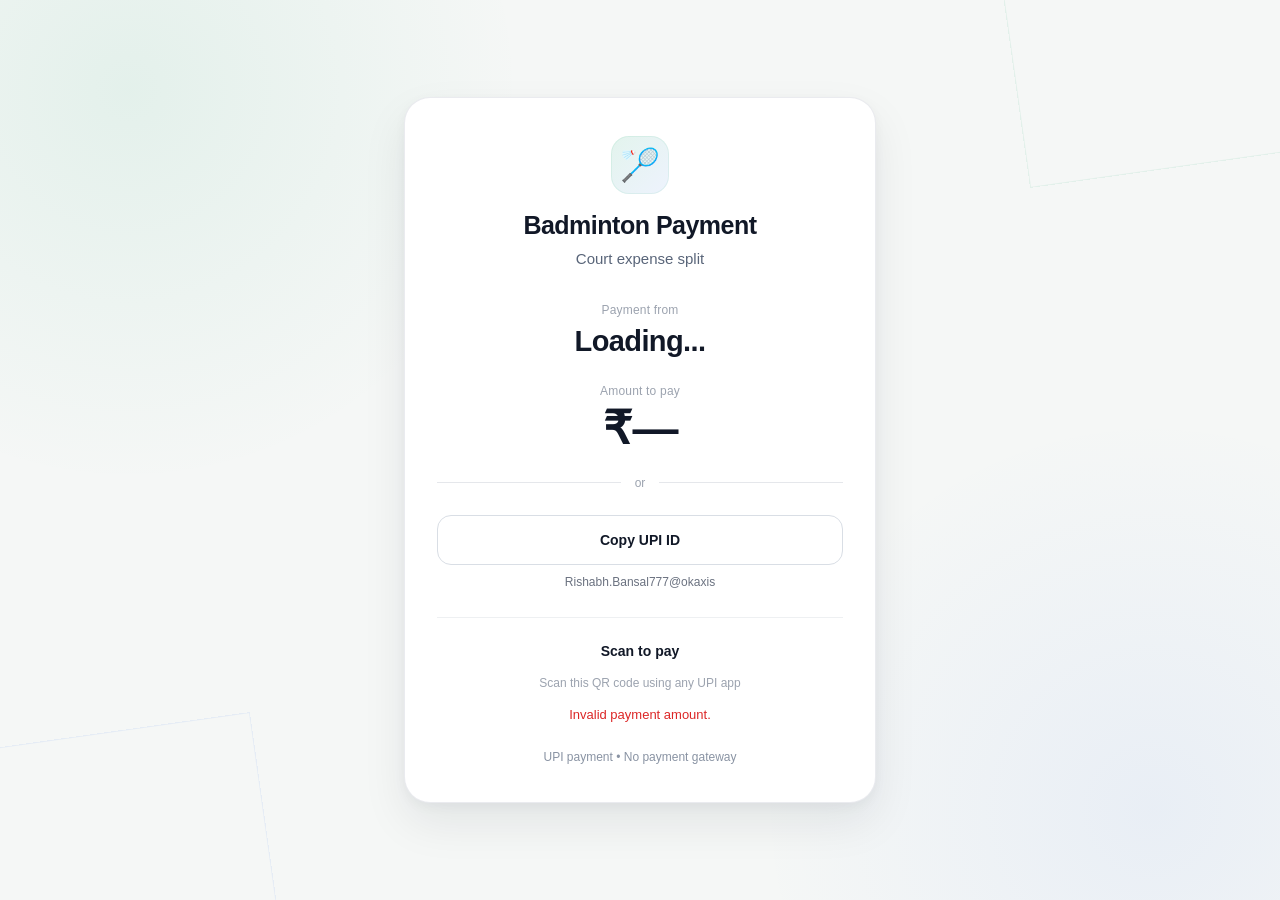
<file: index.html>
<!DOCTYPE html>
<html lang="en">
<head>
    <meta charset="UTF-8">
    <meta
        name="viewport"
        content="width=device-width, initial-scale=1.0"
    >

    <title>Badminton Payment</title>

    <link rel="stylesheet" href="style.css">
</head>

<body>

    <main class="container">

        <div class="payment-card">

            <div class="logo">
                🏸
            </div>

            <h1>Badminton Payment</h1>

            <p class="subtitle">
                Court expense split
            </p>

            <div class="player-section">

                <p class="label">Payment from</p>

                <h2 id="playerName">Loading...</h2>

            </div>

            <div class="amount-section">

                <p class="label">Amount to pay</p>

                <div class="amount">
                    ₹<span id="amount">0</span>
                </div>

            </div>

            <a
                id="payButton"
                class="pay-button"
                href="#"
            >
                Pay via UPI
            </a>

            <!-- iOS payment options -->

<div
    id="iosPaymentOptions"
    class="ios-payment-options"
>

    <p class="ios-payment-title">
        Choose payment app
    </p>

    <a
        id="googlePayButton"
        class="secondary-button ios-pay-button"
        href="#"
    >
        Google Pay
    </a>

    <a
        id="phonePeButton"
        class="secondary-button ios-pay-button"
        href="#"
    >
        PhonePe
    </a>

    <a
        id="paytmButton"
        class="secondary-button ios-pay-button"
        href="#"
    >
        Paytm
    </a>

</div>

            <div class="divider">
                <span>or</span>
            </div>

            <button
                id="copyButton"
                class="secondary-button"
            >
                Copy UPI ID
            </button>

            <div class="upi-id" id="upiId">
                Rishabh.Bansal777@okaxis
            </div>

            <div class="qr-section">

                <p class="qr-title">
                    Scan to pay
                </p>

                <img
                    id="qrCode"
                    class="qr-code"
                    alt="UPI QR Code"
                >

                <p class="qr-help">
                    Scan this QR code using any UPI app
                </p>

            </div>

            <div
                id="message"
                class="message"
            ></div>

            <p class="footer">
                UPI payment • No payment gateway
            </p>

        </div>

    </main>

    <script src="script.js"></script>

</body>
</html>
</file>
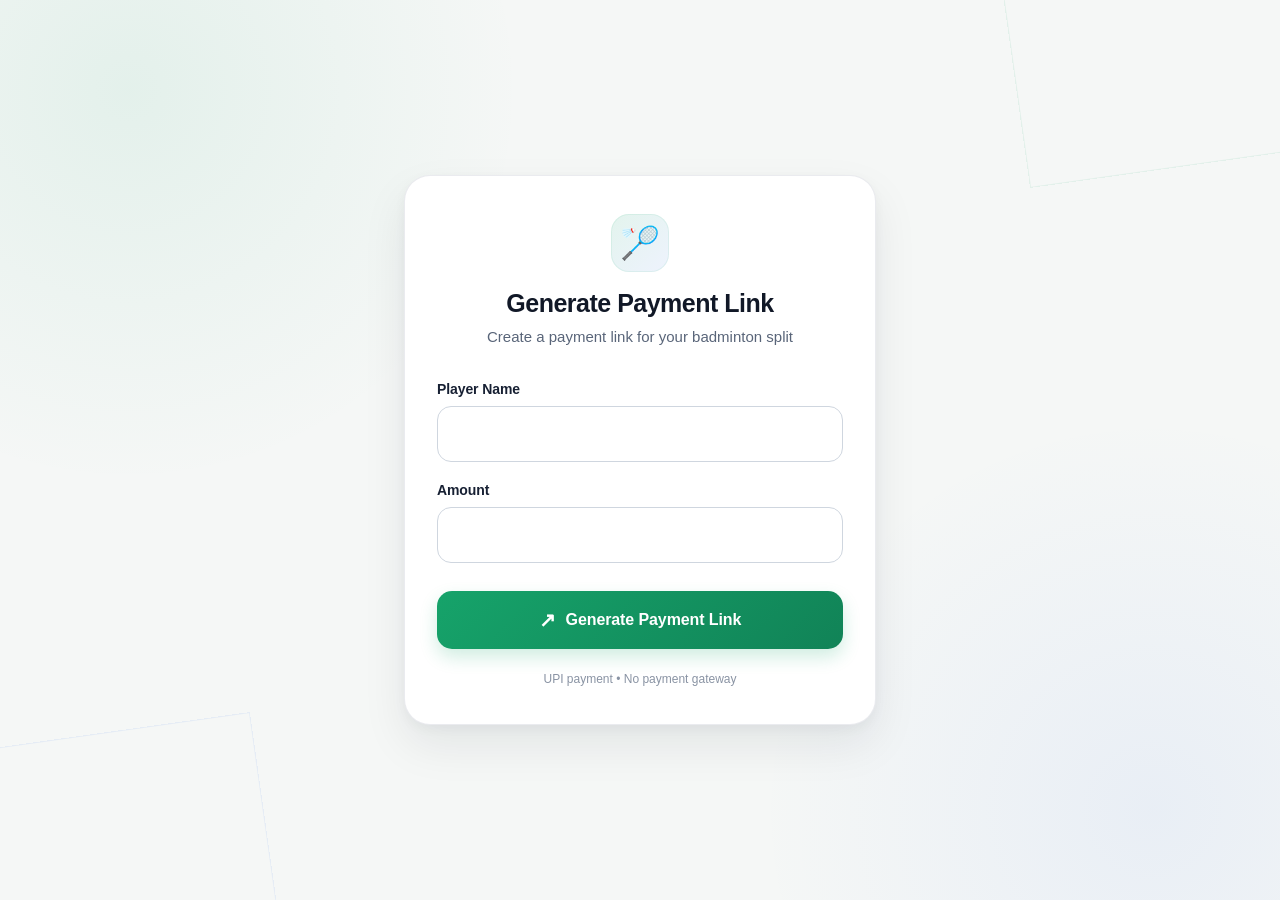
<file: generator.html>
<!DOCTYPE html>
<html lang="en">
<head>
    <meta charset="UTF-8">

    <meta
        name="viewport"
        content="width=device-width, initial-scale=1.0"
    >

    <title>Generate Payment Link</title>

    <link rel="stylesheet" href="style.css">
</head>

<body>

    <main class="container">

        <div class="payment-card">

            <div class="logo">
                🏸
            </div>

            <h1>Generate Payment Link</h1>

            <p class="subtitle">
                Create a payment link for your badminton split
            </p>

            <div class="form-section">

                <label for="playerName">
                    Player Name
                </label>

                <input
    type="text"
    id="playerName"
    autocomplete="off"
>

                <label for="amount">
                    Amount
                </label>

                <input
    type="number"
    id="amount"
    min="1"
    step="0.01"
>

               <button
    id="generateButton"
    class="pay-button"
>
    <span class="button-icon">↗</span>
    <span>Generate Payment Link</span>
</button>

            </div>

            <div
                id="result"
                class="result"
            >

                <p class="label">
                    Payment Link
                </p>

                <div
                    id="generatedLink"
                    class="generated-link"
                ></div>

               <button
    id="copyLinkButton"
    class="secondary-button"
>
    <span class="button-icon">▣</span>
    <span>Copy Payment Link</span>
</button>

                <a
    id="openLinkButton"
    class="secondary-button open-button"
    href="#"
    target="_blank"
>
    <span class="button-icon">↗</span>
    <span>Open Payment Page</span>
</a>

                <div
                    id="message"
                    class="message"
                ></div>

            </div>

            <p class="footer">
                UPI payment • No payment gateway
            </p>

        </div>

    </main>

    <script src="generator.js"></script>

</body>
</html>
</file>
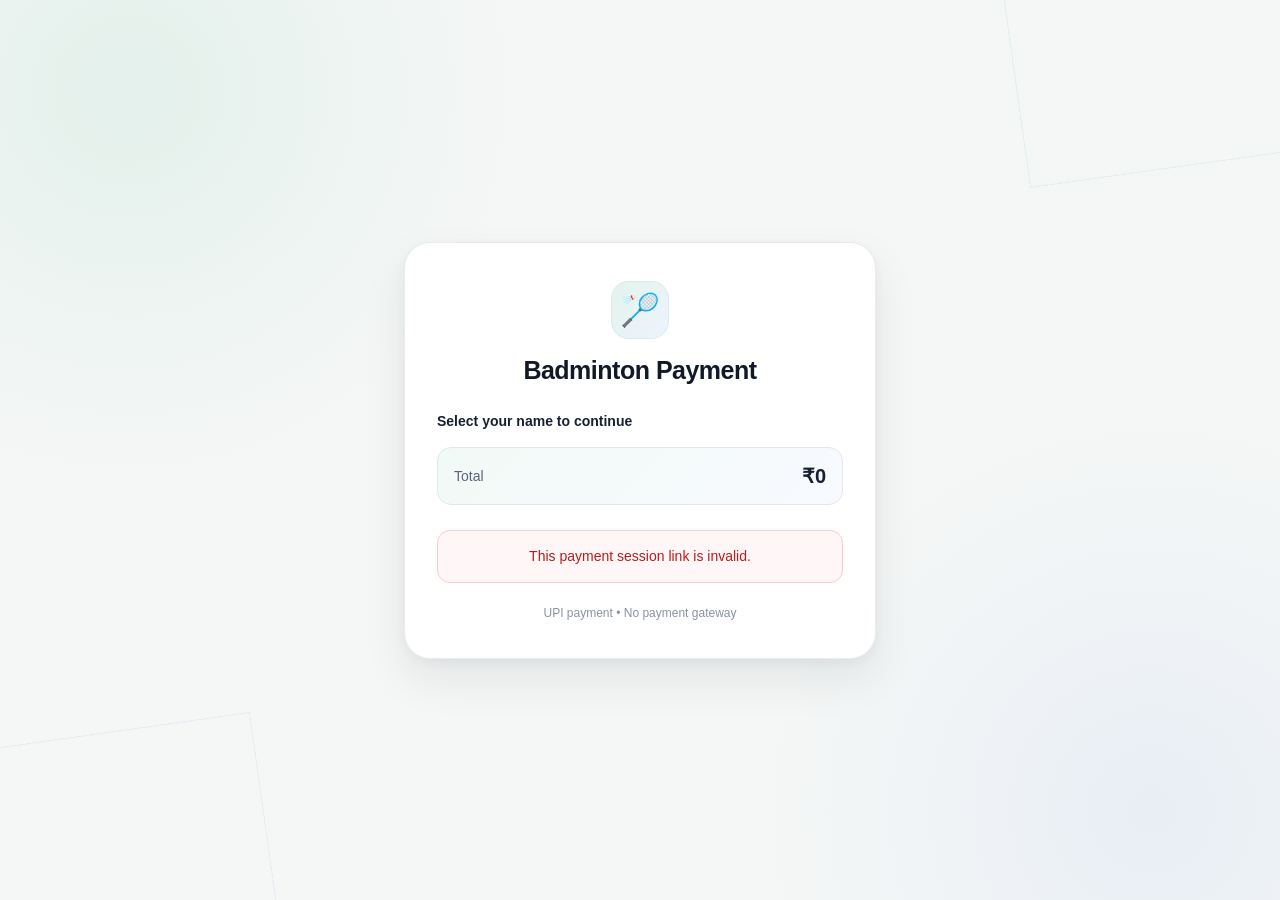
<file: session-view.html>
<!DOCTYPE html>
<html lang="en">

<head>

    <meta charset="UTF-8">

    <meta
        name="viewport"
        content="width=device-width, initial-scale=1.0"
    >

    <title>Badminton Payment</title>

    <link rel="stylesheet" href="style.css">

</head>

<body>

    <main class="container">

        <div class="payment-card session-view-card">

            <div class="logo">
                🏸
            </div>

            <h1 id="sessionTitle">
                Badminton Payment
            </h1>

            <p
                id="sessionDate"
                class="subtitle"
            ></p>


            <p class="session-instruction">
                Select your name to continue
            </p>


            <div
                id="sessionPlayers"
                class="session-players"
            >
                <!-- Players will be added by JavaScript -->
            </div>


            <div class="session-view-total">

                <span>
                    Total
                </span>

                <strong id="sessionTotal">
                    ₹0
                </strong>

            </div>


            <div
                id="sessionError"
                class="session-error"
            >
                <!-- Error message -->
            </div>


            <p class="footer">
                UPI payment • No payment gateway
            </p>

        </div>

    </main>


    <script src="session-view.js"></script>

</body>

</html>
</file>
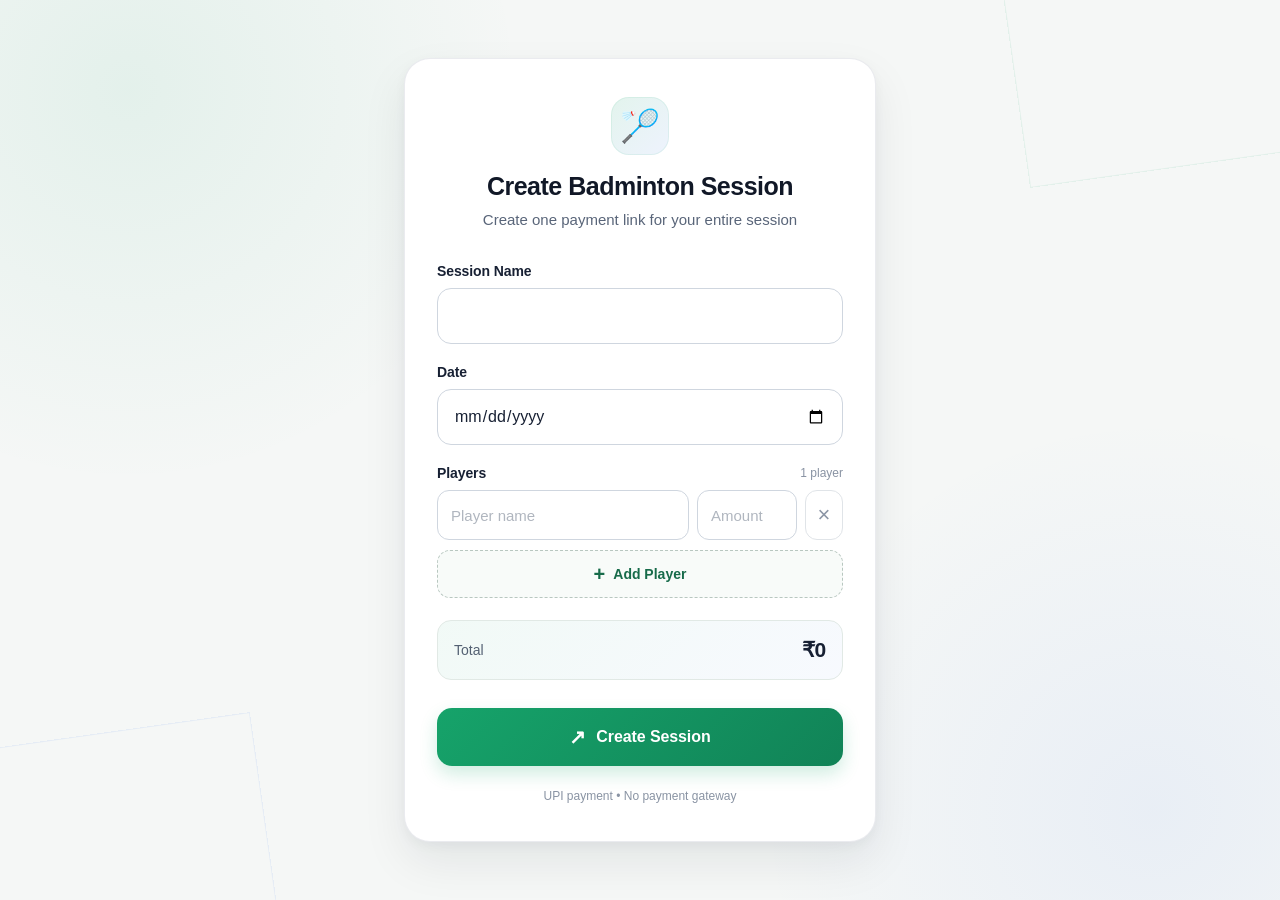
<file: session.html>
<!DOCTYPE html>
<html lang="en">

<head>

    <meta charset="UTF-8">

    <meta
        name="viewport"
        content="width=device-width, initial-scale=1.0"
    >

    <title>Create Badminton Session</title>

    <link rel="stylesheet" href="style.css">

</head>

<body>

    <main class="container">

        <div class="payment-card">

            <div class="logo">
                🏸
            </div>

            <h1>Create Badminton Session</h1>

            <p class="subtitle">
                Create one payment link for your entire session
            </p>


            <!-- Session details -->

            <div class="form-section">

                <label for="sessionName">
                    Session Name
                </label>

                <input
                    type="text"
                    id="sessionName"
                    autocomplete="off"
                >


                <label for="sessionDate">
                    Date
                </label>

                <input
                    type="date"
                    id="sessionDate"
                >


                <!-- Players -->

                <div class="players-header">

                    <label>
                        Players
                    </label>

                    <span
                        id="playerCount"
                        class="player-count"
                    >
                        0 players
                    </span>

                </div>


                <div id="playersList">

                    <!-- Player rows will be added here -->

                </div>


                <button
                    id="addPlayerButton"
                    class="add-player-button"
                    type="button"
                >
                    <span class="button-icon">+</span>
                    <span>Add Player</span>
                </button>


                <!-- Total -->

                <div class="session-total">

                    <span>
                        Total
                    </span>

                    <strong id="totalAmount">
                        ₹0
                    </strong>

                </div>


                <!-- Generate -->

                <button
                    id="generateSessionButton"
                    class="pay-button"
                    type="button"
                >
                    <span class="button-icon">↗</span>
                    <span>Create Session</span>
                </button>

            </div>


            <!-- Result -->

            <div
                id="sessionResult"
                class="result"
            >

                <div class="success-icon">
                    ✓
                </div>

                <h2 class="result-title">
                    Session Created
                </h2>

                <p class="result-description">
                    Share this link with everyone in your badminton session.
                </p>


                <div
    id="sessionLink"
    class="generated-link"
></div>


                <button
                    id="copySessionLinkButton"
                    class="secondary-button"
                    type="button"
                >
                    <span class="button-icon">▣</span>
                    <span>Copy Session Link</span>
                </button>


                <a
                    id="openSessionButton"
                    class="secondary-button open-button"
                    href="#"
                    target="_blank"
                >
                    <span class="button-icon">↗</span>
                    <span>Open Session</span>
                </a>


                <div
                    id="sessionMessage"
                    class="message"
                ></div>

            </div>


            <p class="footer">
                UPI payment • No payment gateway
            </p>

        </div>

    </main>


    <script src="session.js"></script>

</body>

</html>
</file>
<file: style.css>
* {
    box-sizing: border-box;
    margin: 0;
    padding: 0;
}

:root {
    --green: #16a36a;
    --green-dark: #118357;
    --blue: #2563eb;

    --text: #111827;
    --text-secondary: #6b7280;
    --text-light: #9ca3af;

    --border: #e5e7eb;
    --background: #f5f7f6;
    --white: #ffffff;

    --shadow:
        0 20px 45px rgba(17, 24, 39, 0.08),
        0 4px 12px rgba(17, 24, 39, 0.04);
}


/* =========================================
   PAGE
   ========================================= */

body {
    min-height: 100vh;

    font-family:
        -apple-system,
        BlinkMacSystemFont,
        "Segoe UI",
        Roboto,
        Helvetica,
        Arial,
        sans-serif;

    background:
        radial-gradient(
            circle at 10% 10%,
            rgba(22, 163, 106, 0.08),
            transparent 28%
        ),
        radial-gradient(
            circle at 90% 90%,
            rgba(37, 99, 235, 0.06),
            transparent 28%
        ),
        var(--background);

    color: var(--text);

    display: flex;
    justify-content: center;
    align-items: center;

    padding: 24px;

    position: relative;

    overflow-x: hidden;
}


/* =========================================
   SUBTLE BADMINTON COURT DETAIL
   ========================================= */

body::before {
    content: "";

    position: fixed;

    width: 420px;
    height: 260px;

    border: 1px solid rgba(22, 163, 106, 0.08);

    transform: rotate(-8deg);

    top: -100px;
    right: -150px;

    pointer-events: none;
}

body::after {
    content: "";

    position: fixed;

    width: 420px;
    height: 260px;

    border: 1px solid rgba(37, 99, 235, 0.07);

    transform: rotate(-8deg);

    bottom: -100px;
    left: -150px;

    pointer-events: none;
}


/* =========================================
   MAIN CONTAINER
   ========================================= */

.container {
    width: 100%;
    max-width: 430px;

    position: relative;

    z-index: 1;
}


/* =========================================
   CARD
   ========================================= */

.payment-card {
    background: var(--white);

    border: 1px solid rgba(229, 231, 235, 0.8);

    border-radius: 26px;

    padding: 34px 28px;

    text-align: center;

    box-shadow: var(--shadow);
}


/* =========================================
   BADMINTON ICON
   ========================================= */

.logo {
    width: 58px;
    height: 58px;

    margin: 0 auto 16px;

    display: flex;
    align-items: center;
    justify-content: center;

    border-radius: 18px;

    background:
        linear-gradient(
            135deg,
            rgba(22, 163, 106, 0.12),
            rgba(37, 99, 235, 0.08)
        );

    font-size: 32px;

    box-shadow:
        inset 0 0 0 1px rgba(22, 163, 106, 0.08);
}


/* =========================================
   HEADINGS
   ========================================= */

h1 {
    font-size: 25px;

    line-height: 1.2;

    letter-spacing: -0.5px;

    color: var(--text);
}

.subtitle {
    margin-top: 8px;

    color: var(--text-secondary);

    font-size: 14px;

    line-height: 1.5;
}


/* =========================================
   PAYMENT INFORMATION
   ========================================= */

.player-section {
    margin-top: 32px;
}

.label {
    font-size: 12px;

    font-weight: 500;

    color: var(--text-light);

    margin-bottom: 7px;

    letter-spacing: 0.2px;
}

#playerName {
    font-size: 29px;

    line-height: 1.2;

    font-weight: 700;

    color: var(--text);

    letter-spacing: -0.6px;
}


.amount-section {
    margin-top: 25px;
}

.amount {
    display: flex;

    justify-content: center;
    align-items: baseline;

    gap: 2px;

    font-size: 46px;

    line-height: 1;

    font-weight: 750;

    letter-spacing: -1.5px;

    color: var(--text);
}


/* =========================================
   PRIMARY BUTTON
   ========================================= */

.pay-button {
    display: flex;

    align-items: center;
    justify-content: center;

    width: 100%;

    margin-top: 30px;

    min-height: 54px;

    padding: 15px 18px;

    border: none;

    border-radius: 15px;

    background:
        linear-gradient(
            135deg,
            var(--green),
            var(--green-dark)
        );

    color: white;

    text-decoration: none;

    font-size: 16px;

    font-weight: 650;

    letter-spacing: -0.1px;

    cursor: pointer;

    box-shadow:
        0 8px 18px rgba(22, 163, 106, 0.20);

    transition:
        transform 0.15s ease,
        box-shadow 0.15s ease,
        filter 0.15s ease;
}

.pay-button:hover {
    filter: brightness(1.03);

    box-shadow:
        0 10px 22px rgba(22, 163, 106, 0.25);
}

.pay-button:active {
    transform: scale(0.98);

    box-shadow:
        0 5px 12px rgba(22, 163, 106, 0.18);
}


/* =========================================
   DIVIDER
   ========================================= */

.divider {
    display: flex;

    align-items: center;

    gap: 14px;

    margin: 25px 0;

    color: var(--text-light);

    font-size: 12px;
}

.divider::before,
.divider::after {
    content: "";

    flex: 1;

    height: 1px;

    background: var(--border);
}


/* =========================================
   SECONDARY BUTTON
   ========================================= */

.secondary-button {
    width: 100%;

    min-height: 50px;

    padding: 13px 16px;

    border: 1px solid #d9dee5;

    background: white;

    border-radius: 14px;

    color: var(--text);

    font-size: 14px;

    font-weight: 600;

    cursor: pointer;

    transition:
        background 0.15s ease,
        border-color 0.15s ease,
        transform 0.15s ease;
}

.secondary-button:hover {
    background: #f8faf9;

    border-color: rgba(22, 163, 106, 0.35);
}

.secondary-button:active {
    transform: scale(0.98);
}


/* =========================================
   UPI ID
   ========================================= */

.upi-id {
    margin-top: 10px;

    color: var(--text-secondary);

    font-size: 12px;

    word-break: break-all;
}


/* =========================================
   QR SECTION
   ========================================= */

.qr-section {
    margin-top: 28px;

    padding-top: 25px;

    border-top: 1px solid #eef0f2;
}

.qr-title {
    font-size: 14px;

    font-weight: 650;

    color: var(--text);

    margin-bottom: 16px;
}

.qr-code {
    display: block;

    width: 220px;
    height: 220px;

    max-width: 100%;

    margin: 0 auto;

    padding: 8px;

    background: white;

    border: 1px solid #edf0f2;

    border-radius: 16px;

    box-shadow:
        0 5px 18px rgba(17, 24, 39, 0.05);
}

.qr-help {
    margin-top: 11px;

    font-size: 12px;

    color: var(--text-light);

    line-height: 1.4;
}


/* =========================================
   MESSAGES
   ========================================= */

.message {
    min-height: 20px;

    margin-top: 15px;

    font-size: 13px;

    font-weight: 500;
}


/* =========================================
   FOOTER
   ========================================= */

.footer {
    margin-top: 23px;

    font-size: 11px;

    color: var(--text-light);
}


/* =========================================
   GENERATOR PAGE
   ========================================= */

.form-section {
    margin-top: 30px;

    text-align: left;
}

.form-section label {
    display: block;

    margin-top: 18px;

    margin-bottom: 8px;

    font-size: 13px;

    font-weight: 600;

    color: #374151;
}

.form-section input {
    width: 100%;

    height: 52px;

    padding: 13px 15px;

    border: 1px solid #d7dce2;

    border-radius: 13px;

    background: #ffffff;

    color: var(--text);

    font-family: inherit;

    font-size: 16px;

    outline: none;

    transition:
        border-color 0.15s ease,
        box-shadow 0.15s ease;
}

.form-section input::placeholder {
    color: #b0b6bf;
}

.form-section input:focus {
    border-color: rgba(22, 163, 106, 0.65);

    box-shadow:
        0 0 0 4px rgba(22, 163, 106, 0.08);
}

.form-section .pay-button {
    width: 100%;

    margin-top: 25px;

    border: none;
}


/* =========================================
   GENERATED RESULT
   ========================================= */

.result {
    display: none;

    margin-top: 28px;

    padding-top: 25px;

    border-top: 1px solid #eef0f2;
}

.generated-link {
    margin-top: 9px;

    margin-bottom: 14px;

    padding: 13px;

    background: #f5f7f8;

    border: 1px solid #edf0f2;

    border-radius: 12px;

    font-size: 12px;

    line-height: 1.5;

    color: #374151;

    word-break: break-all;

    text-align: left;
}

.open-button {
    display: flex;

    align-items: center;
    justify-content: center;

    margin-top: 10px;

    text-decoration: none;
}

.result .message {
    margin-top: 14px;
}


/* =========================================
   MOBILE
   ========================================= */

@media (max-width: 480px) {

    body {
        padding: 14px;
    }

    .payment-card {
        padding: 30px 21px;

        border-radius: 23px;
    }

    .logo {
        width: 54px;
        height: 54px;

        border-radius: 17px;

        font-size: 29px;
    }

    h1 {
        font-size: 23px;
    }

    #playerName {
        font-size: 27px;
    }

    .amount {
        font-size: 42px;
    }

    .qr-code {
        width: 205px;
        height: 205px;
    }
}


/* =========================================
   VERY SMALL PHONES
   ========================================= */

@media (max-width: 360px) {

    body {
        padding: 10px;
    }

    .payment-card {
        padding: 26px 17px;
    }

    .amount {
        font-size: 38px;
    }

    #playerName {
        font-size: 25px;
    }
}
/* =========================================
   GENERATOR - FINAL VISUAL REFINEMENTS
   ========================================= */

.form-section {
    margin-top: 32px;
    text-align: left;
}

.form-section label {
    display: block;

    margin-top: 20px;
    margin-bottom: 9px;

    font-size: 14px;
    font-weight: 600;

    color: #172033;

    letter-spacing: -0.1px;
}

.form-section input {
    width: 100%;
    height: 56px;

    padding: 14px 16px;

    border: 1px solid #cfd6df;
    border-radius: 14px;

    background: #ffffff;

    color: #172033;

    font-family: inherit;
    font-size: 16px;
    font-weight: 400;

    outline: none;

    transition:
        border-color 0.15s ease,
        box-shadow 0.15s ease;
}

.form-section input:focus {
    border-color: #16a36a;

    box-shadow:
        0 0 0 4px rgba(22, 163, 106, 0.09);
}


/* Remove browser number arrows */

.form-section input[type="number"]::-webkit-inner-spin-button,
.form-section input[type="number"]::-webkit-outer-spin-button {
    -webkit-appearance: none;
    margin: 0;
}

.form-section input[type="number"] {
    appearance: textfield;
}


/* =========================================
   GENERATOR PRIMARY BUTTON
   ========================================= */

.form-section .pay-button {
    width: 100%;

    min-height: 58px;

    margin-top: 28px;

    border: none;

    display: flex;
    align-items: center;
    justify-content: center;

    gap: 10px;

    font-size: 16px;
    font-weight: 650;
}


/* Button icon */

.button-icon {
    display: inline-flex;

    align-items: center;
    justify-content: center;

    font-size: 20px;

    line-height: 1;
}


/* =========================================
   GENERATED RESULT
   ========================================= */

.result {
    margin-top: 30px;

    padding-top: 27px;

    border-top: 1px solid #e3e7eb;
}

.result > .label {
    font-size: 14px;
    font-weight: 600;

    color: #172033;

    margin-bottom: 10px;
}

.generated-link {
    margin-top: 0;
    margin-bottom: 15px;

    padding: 14px 15px;

    background:
        linear-gradient(
            135deg,
            rgba(22, 163, 106, 0.055),
            rgba(37, 99, 235, 0.035)
        );

    border: 1px solid #dce5e1;

    border-radius: 13px;

    font-size: 13px;
    line-height: 1.5;

    color: #173b2d;

    word-break: break-all;

    text-align: left;
}


/* =========================================
   GENERATOR SECONDARY BUTTONS
   ========================================= */

.result .secondary-button {
    min-height: 52px;

    display: flex;

    align-items: center;
    justify-content: center;

    gap: 9px;

    border: 1px solid #16a36a;

    background: #ffffff;

    color: #172033;

    font-size: 15px;
    font-weight: 600;

    transition:
        background 0.15s ease,
        box-shadow 0.15s ease,
        transform 0.15s ease;
}

.result .secondary-button:hover {
    background: #f4fbf7;

    box-shadow:
        0 5px 15px rgba(22, 163, 106, 0.08);
}

.result .secondary-button:active {
    transform: scale(0.98);
}

.open-button {
    margin-top: 10px;
}


/* =========================================
   SUCCESS MESSAGE
   ========================================= */

.result .message {
    margin-top: 18px;

    font-size: 14px;
    font-weight: 500;
}


/* =========================================
   GENERATOR FOOTER
   ========================================= */

.payment-card > .footer {
    font-size: 12px;

    color: #8993a3;
}


/* =========================================
   BETTER GENERAL TEXT VISIBILITY
   ========================================= */

.subtitle {
    color: #596579;

    font-size: 15px;
}

.footer {
    color: #8b95a5;
}
/* Generator player name input */
.form-section #playerName {
    font-size: 16px;
    font-weight: 400;
    line-height: 1.5;
    letter-spacing: normal;
    color: #172033;
}
/* =========================================
   SESSION CREATOR
   ========================================= */

.players-header {
    display: flex;

    align-items: center;
    justify-content: space-between;

    margin-top: 20px;
    margin-bottom: 9px;
}

.players-header label {
    margin: 0;
}

.player-count {
    font-size: 12px;

    color: #8993a3;
}


/* Player row */

.player-row {
    display: grid;

    grid-template-columns:
        minmax(0, 1fr)
        100px
        38px;

    gap: 8px;

    margin-bottom: 10px;
}


.player-row input {
    width: 100%;

    height: 50px;

    padding: 12px 13px;

    border: 1px solid #cfd6df;

    border-radius: 12px;

    background: #ffffff;

    color: #172033;

    font-family: inherit;

    font-size: 15px;

    font-weight: 400;

    outline: none;
}


.player-row input:focus {
    border-color: #16a36a;

    box-shadow:
        0 0 0 3px rgba(
            22,
            163,
            106,
            0.08
        );
}


/* Remove number arrows */

.player-row
input[type="number"]::-webkit-inner-spin-button,
.player-row
input[type="number"]::-webkit-outer-spin-button {

    -webkit-appearance: none;

    margin: 0;

}

.player-row
input[type="number"] {

    appearance: textfield;

}


/* Remove player */

.remove-player {

    width: 38px;
    height: 50px;

    border: 1px solid #e0e4e8;

    border-radius: 12px;

    background: #ffffff;

    color: #8b95a5;

    font-size: 22px;

    cursor: pointer;

    display: flex;

    align-items: center;
    justify-content: center;

    transition:
        color 0.15s ease,
        background 0.15s ease,
        border-color 0.15s ease;
}

.remove-player:hover {

    color: #dc2626;

    background: #fff7f7;

    border-color: #fecaca;

}


/* Add player */

.add-player-button {

    width: 100%;

    height: 48px;

    margin-top: 5px;

    border: 1px dashed #b8c7c0;

    border-radius: 13px;

    background: #f8fbf9;

    color: #176b4a;

    font-family: inherit;

    font-size: 14px;

    font-weight: 600;

    cursor: pointer;

    display: flex;

    align-items: center;
    justify-content: center;

    gap: 8px;

    transition:
        background 0.15s ease,
        border-color 0.15s ease;
}

.add-player-button:hover {

    background: #f1f9f5;

    border-color: #16a36a;

}


/* Session total */

.session-total {

    display: flex;

    align-items: center;
    justify-content: space-between;

    margin-top: 22px;

    padding: 17px 16px;

    border-radius: 14px;

    background:
        linear-gradient(
            135deg,
            rgba(22, 163, 106, 0.06),
            rgba(37, 99, 235, 0.035)
        );

    border: 1px solid #e1e9e5;

    color: #536072;

    font-size: 14px;

}

.session-total strong {

    color: #172033;

    font-size: 21px;

    letter-spacing: -0.3px;

}


/* Result success */

.success-icon {

    width: 46px;
    height: 46px;

    margin: 0 auto 12px;

    display: flex;

    align-items: center;
    justify-content: center;

    border-radius: 50%;

    background: rgba(
        22,
        163,
        106,
        0.11
    );

    color: #16a36a;

    font-size: 23px;

    font-weight: 700;

}

.result-title {

    font-size: 20px;

    color: #172033;

    margin-bottom: 7px;

}

.result-description {

    color: #596579;

    font-size: 13px;

    line-height: 1.5;

    margin-bottom: 17px;

}


/* Mobile */

@media (max-width: 480px) {

    .player-row {

        grid-template-columns:
            minmax(0, 1fr)
            85px
            36px;

        gap: 6px;

    }

    .player-row input {

        height: 48px;

        padding: 11px 10px;

        font-size: 14px;

    }

    .remove-player {

        width: 36px;

        height: 48px;

    }

}
/* =========================================
   SESSION VIEW
   ========================================= */

.session-view-card {
    max-width: 430px;
}

.session-instruction {
    margin-top: 28px;

    margin-bottom: 14px;

    font-size: 14px;

    font-weight: 600;

    color: #172033;

    text-align: left;
}


.session-players {
    display: flex;

    flex-direction: column;

    gap: 9px;
}


/* Player button */

.session-player {
    width: 100%;

    min-height: 70px;

    padding: 13px 15px;

    border: 1px solid #dce2e8;

    border-radius: 15px;

    background: #ffffff;

    color: #172033;

    font-family: inherit;

    cursor: pointer;

    display: grid;

    grid-template-columns:
        minmax(0, 1fr)
        auto
        18px;

    align-items: center;

    gap: 10px;

    text-align: left;

    transition:
        background 0.15s ease,
        border-color 0.15s ease,
        transform 0.15s ease,
        box-shadow 0.15s ease;
}


.session-player:hover {

    background: #f7fbf9;

    border-color: #9bcab5;

    box-shadow:
        0 5px 15px rgba(
            22,
            163,
            106,
            0.07
        );

}


.session-player:active {

    transform: scale(0.985);

}


.session-player-info {

    min-width: 0;

    display: flex;

    flex-direction: column;

    gap: 3px;

}


.session-player-name {

    font-size: 16px;

    font-weight: 600;

    color: #172033;

    overflow: hidden;

    text-overflow: ellipsis;

    white-space: nowrap;

}


.session-player-hint {

    font-size: 11px;

    color: #8993a3;

}


.session-player-amount {

    font-size: 16px;

    font-weight: 650;

    color: #172033;

    white-space: nowrap;

}


.session-player-arrow {

    color: #16a36a;

    font-size: 19px;

    font-weight: 600;

}


/* Total */

.session-view-total {

    display: flex;

    align-items: center;

    justify-content: space-between;

    margin-top: 18px;

    padding: 16px;

    border-radius: 14px;

    background:
        linear-gradient(
            135deg,
            rgba(22, 163, 106, 0.06),
            rgba(37, 99, 235, 0.035)
        );

    border: 1px solid #e1e9e5;

    color: #596579;

    font-size: 14px;

}


.session-view-total strong {

    color: #172033;

    font-size: 20px;

}


/* Error */

.session-error {

    display: none;

    margin-top: 25px;

    padding: 15px;

    border-radius: 13px;

    background: #fff7f7;

    border: 1px solid #fecaca;

    color: #b91c1c;

    font-size: 14px;

    line-height: 1.5;

}


/* Mobile */

@media (max-width: 480px) {

    .session-player {

        min-height: 66px;

        padding: 12px 13px;

    }

    .session-player-name {

        font-size: 15px;

    }

    .session-player-amount {

        font-size: 15px;

    }

}
/* =========================================
   MOBILE RESPONSIVENESS FIX
   ========================================= */

*,
*::before,
*::after {
    box-sizing: border-box;
}

html,
body {
    width: 100%;
    max-width: 100%;
    overflow-x: hidden;
}

.container {
    width: 100%;
    max-width: 100%;
    padding: 20px 14px;
}

.payment-card {
    width: 100%;
    max-width: 500px;
    margin-left: auto;
    margin-right: auto;
}

.payment-card input,
.payment-card button,
.payment-card select {
    max-width: 100%;
}

@media (max-width: 600px) {

    .container {
        padding: 10px;
    }

    .payment-card {
        width: 100%;
        padding: 26px 16px;
        border-radius: 22px;
    }

    .payment-card h1 {
    font-size: 23px;
        line-height: 1.2;
    }

    .subtitle {
        font-size: 15px;
        line-height: 1.45;
    }

    .form-section input {
        width: 100%;
    }

    .player-row {
        width: 100%;

        grid-template-columns:
            minmax(0, 1fr)
            82px
            36px;

        gap: 5px;
    }

    .player-row input {
        height: 48px;

        min-width: 0;

        padding: 10px 11px;

        font-size: 14px;
    }

    .remove-player {
        width: 36px;
        min-width: 36px;
        height: 48px;
    }

    input[type="date"] {
        width: 100%;
    }

    .session-total {
        width: 100%;
    }
}
/* =========================================
   MOBILE DATE INPUT FIX
   ========================================= */

@media (max-width: 600px) {

    input[type="date"] {
        display: block;

        width: 100%;
        max-width: 100%;

        height: 48px;

        min-height: 48px;

        padding: 10px 14px;

        margin: 0;

        box-sizing: border-box;

        font-family: inherit;
        font-size: 15px;
        font-weight: 400;

        line-height: 1.2;

        color: #172033;

        background: #ffffff;

        border: 1px solid #cfd6df;

        border-radius: 12px;

        -webkit-appearance: none;
        appearance: none;
    }

    input[type="date"]::-webkit-date-and-time-value {
        text-align: left;
    }

    input[type="date"]::-webkit-calendar-picker-indicator {
        margin-left: auto;
        opacity: 0.65;
    }
}

/* =========================================
   FINAL RESPONSIVE FOUNDATION
   ========================================= */

/* Make sizing predictable everywhere */

html {
    width: 100%;
    min-height: 100%;
    -webkit-text-size-adjust: 100%;
}

body {
    width: 100%;
    min-width: 0;
    min-height: 100dvh;

    margin: 0;

    display: flex;
    justify-content: center;
    align-items: center;

    padding:
        clamp(12px, 3vw, 32px);

    overflow-x: hidden;
    overflow-y: auto;
}


/* Main content */

.container {
    width: 100%;
    max-width: 500px;
    min-width: 0;

    margin: 0 auto;
}


/* Card */

.payment-card {
    width: 100%;
    max-width: 100%;
    min-width: 0;

    box-sizing: border-box;

    padding:
        clamp(24px, 5vw, 36px)
        clamp(16px, 5vw, 30px);
}


/* All form controls must respect parent width */

.payment-card input,
.payment-card button,
.payment-card a,
.payment-card select {
    box-sizing: border-box;
    max-width: 100%;
}


/* =========================================
   PHONE
   ========================================= */

@media (max-width: 600px) {

    body {
        align-items: flex-start;

        padding:
            12px 10px;
    }

    .container {
        max-width: 500px;
    }

    .payment-card {
        border-radius: 22px;

        padding:
            26px 16px;
    }

    h1 {
        font-size: clamp(
            22px,
            6vw,
            27px
        );

        line-height: 1.2;
    }

    .subtitle {
        font-size: 15px;

        line-height: 1.45;
    }


    /* Standard inputs */

    .form-section input {
        width: 100%;
        max-width: 100%;

        height: 48px;

        padding:
            10px 13px;

        font-size: 15px;
    }


    /* Date */

    .form-section input[type="date"] {

        width: 100%;
        max-width: 100%;

        height: 48px;
        min-height: 48px;

        padding:
            10px 13px;

        margin: 0;

        box-sizing: border-box;

        font-family: inherit;
        font-size: 15px;
        font-weight: 400;

        line-height: 1.2;

        -webkit-appearance: none;
        appearance: none;

        border-radius: 12px;
    }


    /* Player rows */

    .player-row {

        width: 100%;
        max-width: 100%;
        min-width: 0;

        grid-template-columns:
            minmax(0, 1fr)
            82px
            36px;

        gap: 5px;
    }

    .player-row input {

        min-width: 0;

        width: 100%;

        height: 48px;

        padding:
            10px 11px;

        font-size: 14px;
    }

    .remove-player {

        width: 36px;
        min-width: 36px;

        height: 48px;
    }


    /* Add player */

    .add-player-button {

        width: 100%;
        max-width: 100%;

        min-height: 48px;
    }


    /* Totals */

    .session-total,
    .session-view-total {

        width: 100%;
        max-width: 100%;

        box-sizing: border-box;
    }
}


/* =========================================
   VERY SMALL PHONES
   ========================================= */

@media (max-width: 380px) {

    body {
        padding:
            8px;
    }

    .payment-card {

        padding:
            22px 13px;

        border-radius: 20px;
    }

    .player-row {

        grid-template-columns:
            minmax(0, 1fr)
            72px
            34px;

        gap: 4px;
    }

    .player-row input {

        padding:
            9px 9px;

        font-size: 13px;
    }

    .remove-player {

        width: 34px;
        min-width: 34px;
    }
}


/* =========================================
   LANDSCAPE PHONES
   ========================================= */

@media (orientation: landscape)
       and (max-height: 600px) {

    body {

        align-items: flex-start;

        padding:
            12px;
    }

    .container {

        max-width: 500px;

        margin:
            0 auto;
    }

    .payment-card {

        padding:
            20px 24px;

        border-radius: 20px;
    }


    /* Reduce vertical space */

    .logo {

        width: 46px;
        height: 46px;

        margin-bottom: 9px;

        font-size: 25px;
    }

    h1 {

        font-size: 22px;

        line-height: 1.15;
    }

    .subtitle {

        margin-top: 5px;

        font-size: 13px;

        line-height: 1.35;
    }


    /* Form spacing */

    .form-section {

        margin-top: 18px;
    }

    .form-section label {

        margin-top: 12px;

        margin-bottom: 6px;

        font-size: 13px;
    }


    /* Inputs */

    .form-section input {

        height: 44px;

        padding:
            8px 12px;

        font-size: 14px;
    }


    .form-section input[type="date"] {

        height: 44px;

        min-height: 44px;
    }


    /* Players */

    .player-row {

        grid-template-columns:
            minmax(0, 1fr)
            82px
            36px;

        gap: 5px;

        margin-bottom: 7px;
    }

    .player-row input {

        height: 44px;

        padding:
            8px 10px;
    }

    .remove-player {

        width: 36px;
        min-width: 36px;

        height: 44px;
    }


    /* Add player */

    .add-player-button {

        height: 44px;

        min-height: 44px;

        margin-top: 4px;
    }


    /* Total */

    .session-total {

        margin-top: 14px;

        padding:
            12px 14px;
    }


    /* Primary button */

    .form-section .pay-button {

        min-height: 48px;

        margin-top: 16px;
    }
}


/* =========================================
   TABLETS / SMALL LAPTOPS
   ========================================= */

@media (min-width: 601px)
       and (max-width: 1000px) {

    .container {

        max-width: 500px;
    }

    .payment-card {

        padding:
            32px 30px;
    }
}


/* =========================================
   LARGE SCREENS
   ========================================= */

@media (min-width: 1200px) {

    .container {

        max-width: 500px;
    }

    .payment-card {

        padding:
            38px 32px;
    }
}

/* =========================================
   iPHONE LANDSCAPE DATE INPUT FIX
   ========================================= */

@media (orientation: landscape)
       and (max-height: 600px) {

    .form-section input[type="date"] {
        width: 100%;
        max-width: 100%;

        height: 44px !important;
        min-height: 44px !important;
        max-height: 44px !important;

        box-sizing: border-box;

        padding: 8px 12px !important;

        margin: 0;

        font-family: inherit;
        font-size: 14px;
        font-weight: 400;

        line-height: 1.2;

        color: #172033;

        background: #ffffff;

        border: 1px solid #cfd6df;
        border-radius: 12px;

        -webkit-appearance: none !important;
        appearance: none !important;
    }

    .form-section input[type="date"]::-webkit-date-and-time-value {
        text-align: left;
        height: 100%;
        line-height: 1.2;
    }

    .form-section input[type="date"]::-webkit-datetime-edit {
        padding: 0;
        line-height: 1.2;
    }

    .form-section input[type="date"]::-webkit-calendar-picker-indicator {
        margin-left: auto;
        opacity: 0.65;
    }
}
/* Hide generated session URL */
#sessionLink {
    display: none !important;
}

/* --------------------------------------------------
   iOS Payment Options
-------------------------------------------------- */

.ios-payment-options {
    display: none;
    width: 100%;
    margin-bottom: 18px;
}

.ios-payment-title {
    margin: 0 0 12px;
    text-align: center;
    font-size: 14px;
    color: #64748b;
}

.ios-pay-button {
    display: flex;
    align-items: center;
    justify-content: center;
    width: 100%;
    text-decoration: none;
    margin-bottom: 10px;
}

.ios-pay-button:last-child {
    margin-bottom: 0;
}
</file>
